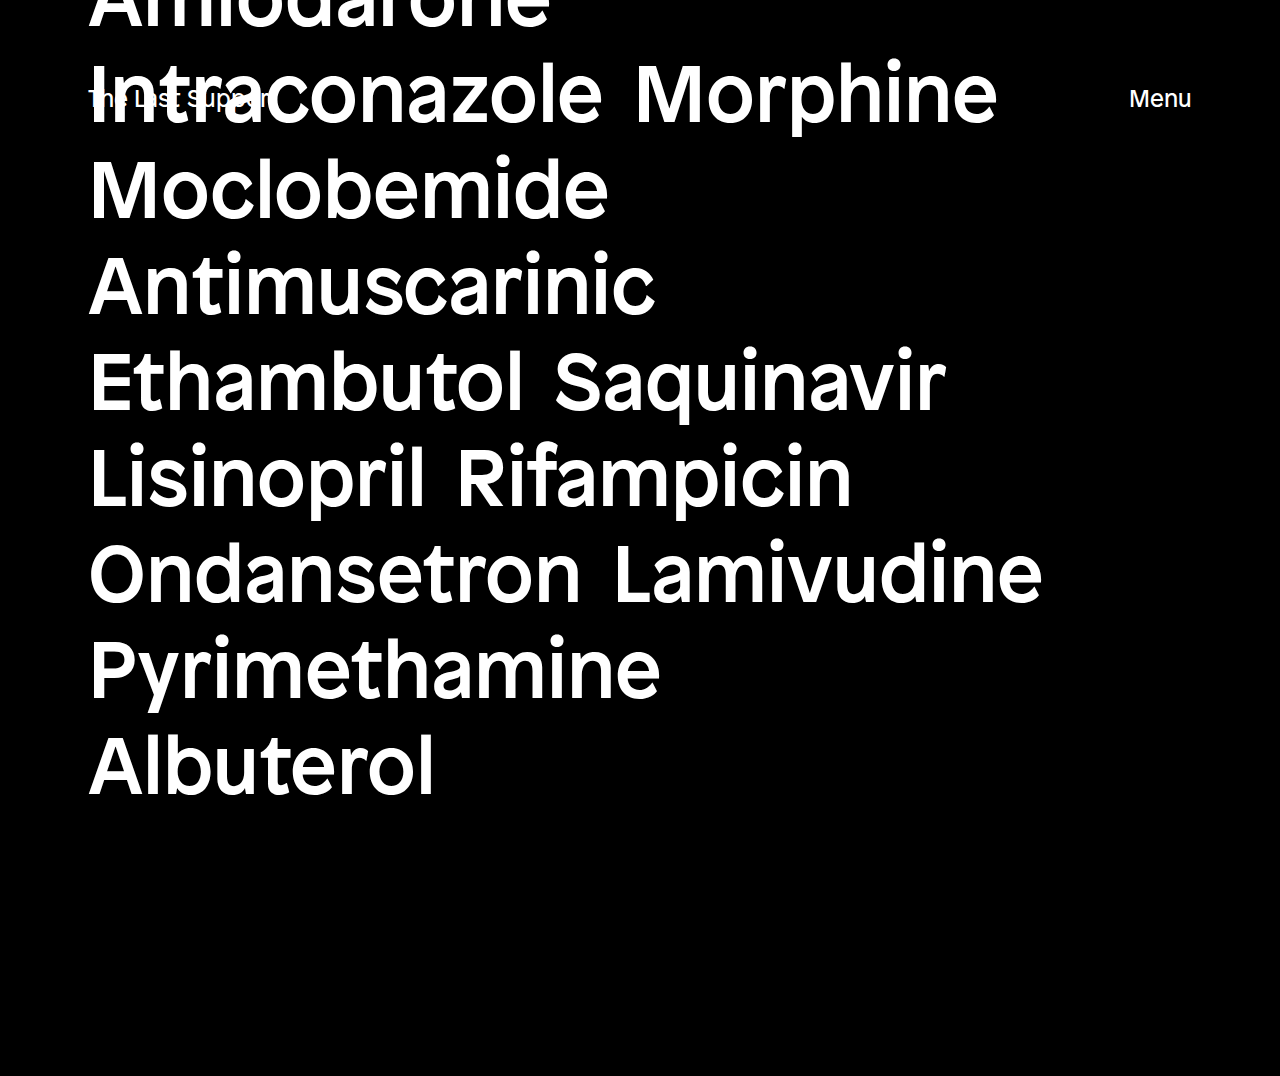
<file: index.html>
<!DOCTYPE html>

<html lang="en">
  <head>
    <title>The Last Supper</title>
    <link href="styles.css" rel="stylesheet" type="text/css" media="all" />
    <meta name="viewport" content="width=device-width, initial-scale=1.0" />
    <script src="https://ajax.googleapis.com/ajax/libs/jquery/3.6.0/jquery.min.js"></script>
</head>

  <body>

    <div>

        <div id="header">
            <h1 id="title">The Last Supper</h1>
            <h1 id="clear">Clear</h1>
            <h1 id="menu-label">Menu</h1>
        </div>

        <img id="supper" src="assets/supper.png" alt="last supper"/>

        <div id="menu">
            <div id="menu-container">
                <h1 id="close">Close</h1>
                <h1 id="cabinet">Cabinet</h1>
                <h1 id="about">About</h1>
            </div>
        </div>

        <div class="pieces" id="mushroom-img">
            <div class="art-shade">
                <span class="art-close">Close</span>
                <span class="art-drag">Drag</span>
                <div class="cover" style="width: 429px; height: 590px;"></div>
            </div>
            <img class="piece-img" src="assets/mushroom.png" alt="mushroom" />
        </div>
        <div class="pieces" id="sausage-img">
            <div class="art-shade">
                <span class="art-close">Close</span>
                <span class="art-drag">Drag</span>
                <div class="cover" style="width: 499px; height: 349px;"></div>
            </div>
            <img src="assets/sausage.png" alt="beef" />
        </div>
        <div class="pieces" id="beef-img">
            <div class="art-shade">
                <span class="art-close">Close</span>
                <span class="art-drag">Drag</span>
                <div class="cover" style="width: 499px; height: 296px;"></div>
            </div>
            <img src="assets/beef.png" alt="beef" />
        </div>
        <div class="pieces" id="chicken-img">
            <div class="art-shade">
                <span class="art-close">Close</span>
                <span class="art-drag">Drag</span>
                <div class="cover" style="width: 305px; height: 590px;"></div>
            </div>
            <img src="assets/chicken.png" alt="chicken" />
        </div>
        <div class="pieces" id="meatball-img">
            <div class="art-shade">
                <span class="art-close">Close</span>
                <span class="art-drag">Drag</span>
                <div class="cover" style="width: 477px; height: 296px;"></div>
            </div>
            <img src="assets/meatballs.png" alt="meatballs" />
        </div>
        <div class="pieces" id="liver-img">
            <div class="art-shade">
                <span class="art-close">Close</span>
                <span class="art-drag">Drag</span>
                <div class="cover" style="width: 285px; height: 851px;"></div>
            </div>
            <img src="assets/liver.png" alt="liver" />
        </div>
        <div class="pieces" id="steak-img">
            <div class="art-shade">
                <span class="art-close">Close</span>
                <span class="art-drag">Drag</span>
                <div class="cover" style="width: 317px; height: 590px;"></div>
            </div>
            <img src="assets/steak.png" alt="steak" />
        </div>
        <div class="pieces" id="sandwich-img">
            <div class="art-shade">
                <span class="art-close">Close</span>
                <span class="art-drag">Drag</span>
                <div class="cover" style="width: 304px; height: 590px;"></div>
            </div>
            <img src="assets/sandwich.png" alt="beef" />
        </div>
        <div class="pieces" id="dumpling-img">
            <div class="art-shade">
                <span class="art-close">Close</span>
                <span class="art-drag">Drag</span>
                <div class="cover" style="width: 941px; height: 310px;"></div>
            </div>
            <img src="assets/dumpling.png" alt="dumpling" />
        </div>
        <div class="pieces" id="cornish-img">
            <div class="art-shade">
                <span class="art-close">Close</span>
                <span class="art-drag">Drag</span>
                <div class="cover" style="width: 251px; height: 590px;"></div>
            </div>
            <img src="assets/cornish.png" alt="cornish" />
        </div>
        <div class="pieces" id="omelette-img">
            <div class="art-shade">
                <span class="art-close">Close</span>
                <span class="art-drag">Drag</span>
                <div class="cover" style="width: 532px; height: 590px;"></div>
            </div>
            <img src="assets/omelette.png" alt="omelette" />
        </div>
        <div class="pieces" id="salad-img">
            <div class="art-shade">
                <span class="art-close">Close</span>
                <span class="art-drag">Drag</span>
                <div class="cover" style="width: 345px; height: 590px;"></div>
            </div>
            <img src="assets/salad.png" alt="salad" />
        </div>
        <div class="pieces" id="beans-img">
            <div class="art-shade">
                <span class="art-close">Close</span>
                <span class="art-drag">Drag</span>
                <div class="cover" style="width: 472px; height: 590px;"></div>
            </div>
            <img src="assets/beans.png" alt="beans" />
        </div>

      
        <div id="items">
            <div class="med" id="beef" style="min-width: 464px;">
                <span id="amiodarone">Amiodarone</span>
            </div>
            <div class="med" id="sausage" style="min-width: 517px;">
                <span id="intraconazole">Intraconazole</span>
            </div>
            <div class="med" id="chicken" style="min-width: 366px;">
                <span id="morphine">Morphine</span>
            </div>
            <div class="med" id="meatballs" style="min-width: 521px;">
                <span id="moclobemide">Moclobemide</span>
            </div>
            <div class="med" id="liver" style="min-width: 568px;">
                <span id="anti">Antimuscarinic</span>
            </div>
            <div class="med" id="steak" style="min-width: 438px;">
                <span id="etham">Ethambutol</span>
            </div>
            <div class="med" id="sandwich" style="min-width: 394px;">
                <span id="saq">Saquinavir</span>
            </div>
            <div class="med" id="dumpling" style="min-width: 339px;">
                <span id="lisino">Lisinopril</span>
            </div>
            <div class="med" id="cornish" style="min-width: 399px;">
                <span id="rifampicin">Rifampicin</span>
            </div>
            <div class="med" id="omelette" style="min-width: 496px;">
                <span id="ondan">Ondansetron</span>
            </div>
            <div class="med" id="salad" style="min-width: 431px;">
                <span id="lami">Lamivudine</span>
            </div>
            <div class="med" id="mushroom" style="min-width: 573px;">
                <span id="pyri">Pyrimethamine</span>
            </div>
            <div class="med" id="beans" style="min-width: 533px;">
                <span id="chips">Albuterol</span>
            </div>
        </div>
      
    </div>

    <script src="main.js"></script>

  </body>



</html>
</file>
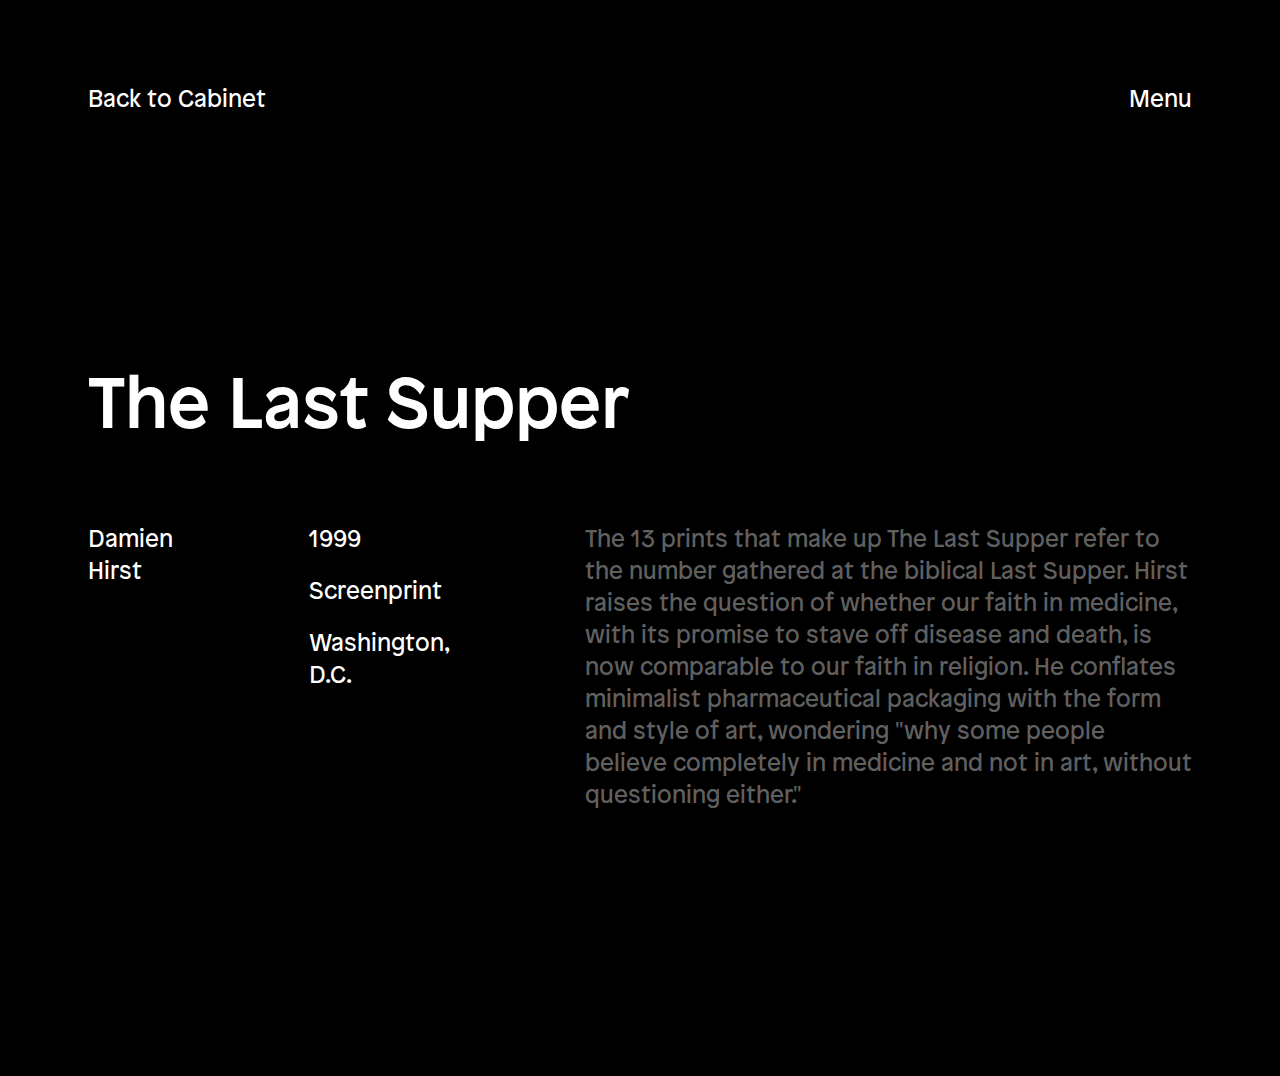
<file: about.html>
<!DOCTYPE html>

<html lang="en">
  <head>
    <title>The Last Supper</title>
    <link href="styles.css" rel="stylesheet" type="text/css" media="all" />
    <meta name="viewport" content="width=device-width, initial-scale=1.0" />
    <script src="https://ajax.googleapis.com/ajax/libs/jquery/3.6.0/jquery.min.js"></script>
</head>

  <body>
    <div>

        <div id="header">
            <h1 class="back" id="title">Back to Cabinet</h1>
            <h1 id="menu-label">Menu</h1>
        </div>

        <div id="menu">
            <div id="menu-container">
                <h1 id="close">Close</h1>
                <h1 id="cabinet">Cabinet</h1>
                <h1 id="about">About</h1>
            </div>
        </div>

        <h1 id="big-title">The Last Supper</h1>

        <div id="about-info">
            <h2>Damien Hirst</h2>
            <div id="details">
                <h2>1999</h2>
                <h2>Screenprint</h2>
                <h2>Washington, D.C.</h2>
            </div>
            <p>
                The 13 prints that make up The Last Supper refer to the number 
                gathered at the biblical Last Supper. Hirst raises the question of whether 
                our faith in medicine, with its promise to stave off disease and death, 
                is now comparable to our faith in religion. He conflates minimalist 
                pharmaceutical packaging with the form and style of art, wondering 
                "why some people believe completely in medicine and not in art, 
                without questioning either."
            </p>
        </div>


      
        
      
    </div>

    <script src="main.js"></script>

  </body>



</html>
</file>
<file: styles.css>
@font-face {
    font-family: Patron-Reg;
    src: url(font/Patron-Regular.otf);
}
  
@font-face {
    font-family: Patron-Med;
    src: url(font/Patron-Medium.otf);
}
  
@font-face {
    font-family: Patron-Bold;
    src: url(font/Patron-Bold.otf);
}

body {
    background-color: black;
    overflow: hidden;
    padding: 80px;
    height: 100vh;
}

#header {
    display: flex;
    justify-content: space-between;
}

#supper {
    width: 100%;
    margin-top: 48px;
    display: none;
}

#title, #menu-label, h1 {
    font-family: Patron-Reg;
    font-weight: 400;
    font-size: 24px;
    line-height: 24px;
    color: white;
    margin: 0;
    transition: 0.5s ease-in-out;
}

#title:hover {
    cursor: pointer;
    color: #ffc107;
}

#clear {
    color: black;
    transition: 0.5s ease-in-out;
}

#clear:hover {
    cursor: pointer;
    color: #FF7272;
}

#menu, h1 {
    color: black;
    margin-bottom: 24px;
    text-align: right;
}

#menu-container {
    margin-left: auto;
}

#menu {
    background-color: white;
    height: 100vh;
    width: 15%;
    display: flex;
    flex-direction: column;
    position: absolute;
    right: 0px;
    top: 0;
    margin-right: -270px;
}

#menu-label {
    transition: 0.5s ease-in-out ; 
}

#menu-label:hover {
    cursor: pointer;
    color: #24B0FF;
}

#close {
    margin-top: 80px;
    transition: 0.5s ease-in-out;
}

#close:hover {
    cursor: pointer;
    color: rgb(255, 73, 73);
}

#cabinet {
    transition: 0.5s ease-in-out;
}

#cabinet:hover {
    cursor: pointer;
    color: #A8392A;
}

#about {
    transition: 0.5s ease-in-out;
}

#about:hover {
    cursor: pointer;
    color: #6B5CC8;
}

#close, #cabinet, #about {
    margin-right: 80px;
}

#big-title {
    font-family: Patron-Med;
    color: white;
    font-size: 72px;
    line-height: 72px;
    text-align: left !important;
    margin-top: 260px;
    margin-bottom: 80px;
}

#about-info {
    color: white;
    display: flex;
    column-gap: 136px;
}

#about-info h2 {
    font-family: Patron-Reg;
    font-weight: 300;
    font-size: 24px;
    line-height: 32px;
    margin-top: 0;
}

#about-info p {
    font-family: Patron-Reg;
    font-weight: 400;
    font-size: 24px;
    line-height: 32px;
    color: rgba(255, 255, 255, 0.4);
    margin-top: 0;
}

.back {
    color: white;
    transition: 0.5s ease-in-out ; 
}

.back:hover {
    cursor: pointer;
    color: #24B0FF !important;
}

.art-shade {
    display: none;
}

.art-close {
    position: absolute;
    color: rgba(255, 255, 255, 0.6);
    right: 24px;
    top: 24px;
    z-index: 3;
    transition: 0.5s ease-in-out ; 

    font-family: Patron-Med;
    font-size: 24px;
}

.art-close:hover {
    cursor: pointer;
    color: white;
}

.art-drag {
    position: absolute;
    color: rgba(255, 255, 255, 0.4);
    right: 24px;
    bottom: 24px;
    z-index: 3;
    
    font-family: Patron-Reg;
    font-size: 24px;
    font-weight: 300;
}

.cover {
    position: absolute;
    background-color: black;
    opacity: 0.65;
}

.pieces {
    display: none;
    position: absolute;
}

.pieces:hover {
    cursor: grab;
}

#items {
    position: absolute;
    bottom: 80px;
    width: 80%;
}

.med {
    font-family: Patron-Med;
    color: white;
    font-size: 80px;
    line-height: 96px;
    margin-right: 24px;
    transition: 1.2s ease-out;
    display: inline-block;
}

.med:hover {
    cursor: pointer;
}
</file>
